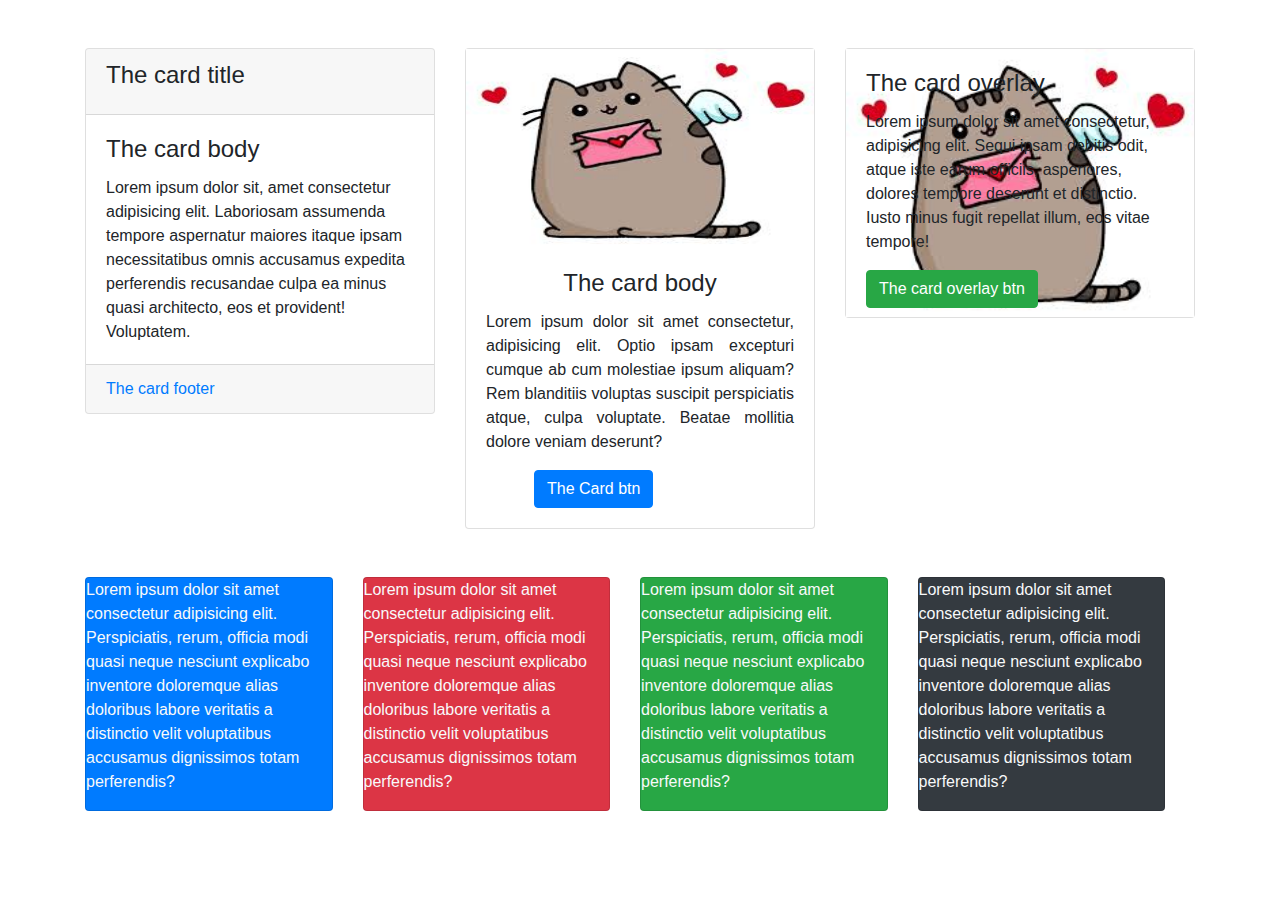
<file: index.html>
<!DOCTYPE html>
<html lang="en">
<head>
    <meta charset="UTF-8">
    <meta name="viewport" content="width=device-width, initial-scale=1.0">
    <title>Document</title>
    <link rel="stylesheet" href="css/bootstrap.css">

</head>
<body>

<div class="container">
    <div class="row my-5">
        <div class="col-md-4">
            <div class="card">
                <div class="card-header">
                    <h4 class="card-title">The card title</h4>
                </div>
                <div class="card-body">
                    <h4 class="card-title"> The card body</h4>
                    <p class="card-text">
                        Lorem ipsum dolor sit, amet consectetur adipisicing elit. 
                        Laboriosam assumenda tempore aspernatur maiores itaque ipsam necessitatibus omnis
                         accusamus expedita perferendis recusandae culpa ea minus quasi architecto,
                         eos et provident! Voluptatem.
                    </p>
                </div>
                <div class="card-footer">
                    <a href="#" class="card-link">The card footer</a>
                </div>
            </div>
        </div>
        <div class="col-md-4">
            <div class="card">
                <img src="rasmlar/1.jfif" height="200" alt="">
                <div class="card-body">
                    <h4 class="card-title text-center">The card body</h4>
                    <p class="card-text text-justify">
                        Lorem ipsum dolor sit amet consectetur, adipisicing elit.
                         Optio ipsam excepturi cumque ab cum molestiae ipsum aliquam?
                          Rem blanditiis voluptas suscipit perspiciatis atque, 
                        culpa voluptate. Beatae mollitia dolore veniam deserunt?
                    </p>
                    <a href="#" class="btn btn-primary ml-5">The Card btn</a>
                </div>
            </div>
        </div>
        <div class="col-md-4">
            <div class="card">
                <img src="rasmlar/1.jfif" alt="">
                <div class="card-img-overlay">
                    <h4 class="card-title">The card overlay</h4>
                    <p class="card-text">
                        Lorem ipsum dolor sit amet consectetur, adipisicing elit. Sequi ipsam debitis odit, 
                        atque iste earum officiis, asperiores, dolores tempore deserunt et distinctio.
                         Iusto minus fugit repellat illum, eos vitae tempore!
                    </p>
                    <a href="#" class="btn btn-success">The card overlay btn</a>
                </div>
            </div>
        </div>
    </div>
    <div class="row my-5">
        <div class="col-md-12 card-deck">
            <div class="card bg-primary text-light">
                <p>
                    Lorem ipsum dolor sit amet consectetur adipisicing elit. Perspiciatis,
                     rerum, officia modi quasi neque nesciunt explicabo inventore doloremque
                      alias doloribus labore veritatis a distinctio velit
                     voluptatibus accusamus dignissimos totam perferendis?
                </p>
            </div>
            <div class="card bg-danger text-light">
                <p>
                    Lorem ipsum dolor sit amet consectetur adipisicing elit. Perspiciatis,
                     rerum, officia modi quasi neque nesciunt explicabo inventore doloremque
                      alias doloribus labore veritatis a distinctio velit
                     voluptatibus accusamus dignissimos totam perferendis?
                </p>
            </div>
            <div class="card bg-success text-light">
                <p>
                    Lorem ipsum dolor sit amet consectetur adipisicing elit. Perspiciatis,
                     rerum, officia modi quasi neque nesciunt explicabo inventore doloremque
                      alias doloribus labore veritatis a distinctio velit
                     voluptatibus accusamus dignissimos totam perferendis?
                </p>
            </div>
            <div class="card bg-dark text-light">
                <p>
                    Lorem ipsum dolor sit amet consectetur adipisicing elit. Perspiciatis,
                     rerum, officia modi quasi neque nesciunt explicabo inventore doloremque
                      alias doloribus labore veritatis a distinctio velit
                     voluptatibus accusamus dignissimos totam perferendis?
                </p>
            </div>
        </div>
    </div>
</div>

<script src="js/jQuery.min.js"></script>
<script src="js/src/popover.js"></script>
<script src="js/bootstrap.js"></script> 
</body>
</html>
</file>
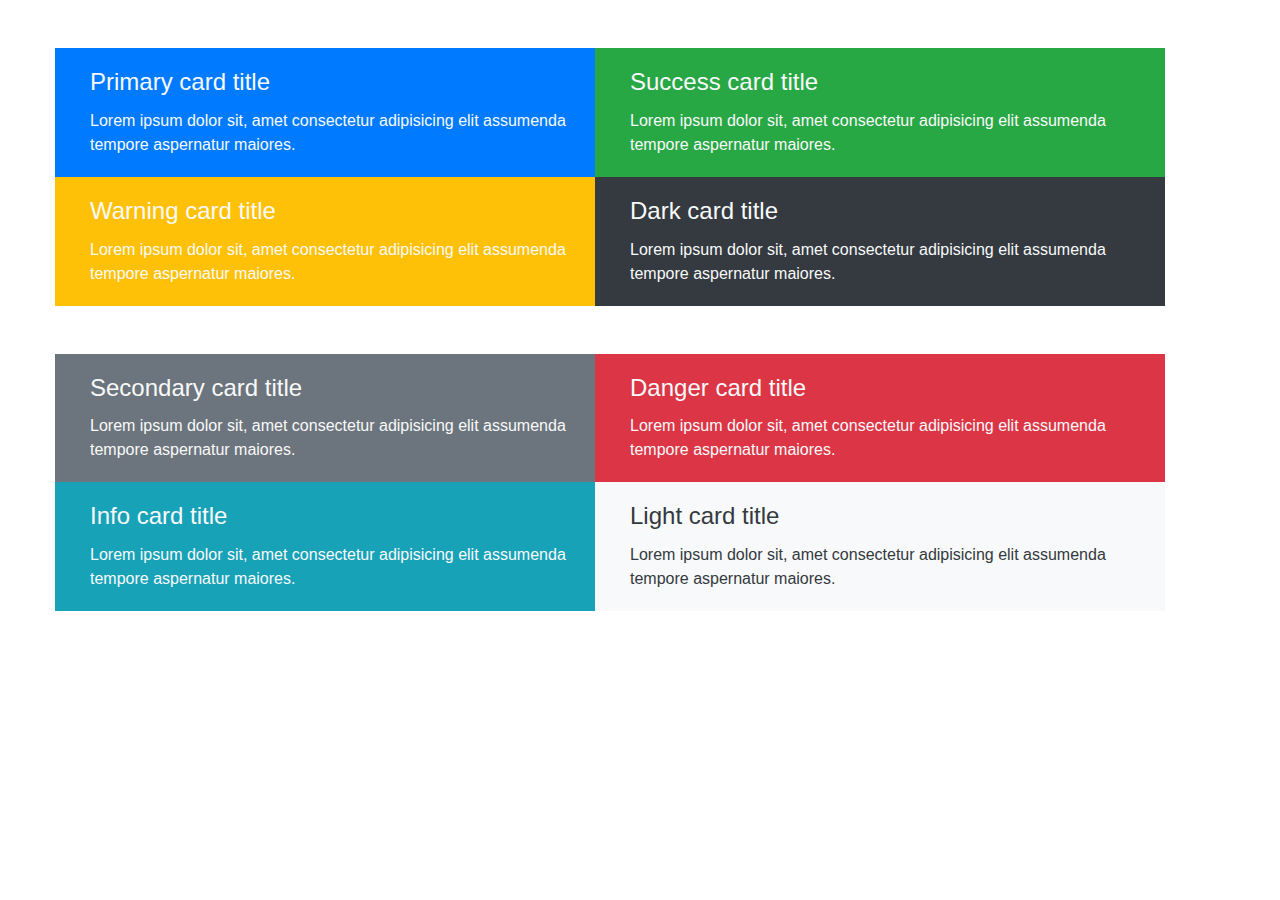
<file: index1.html>
<!DOCTYPE html>
<html lang="en">
<head>
    <meta charset="UTF-8">
    <meta name="viewport" content="width=device-width, initial-scale=1.0">
    <title>Document</title>
    <link rel="stylesheet" href="css/bootstrap.css">
</head>
<body>

<div class="container">
    <div class="row my-5">
        <div class="col-md-6 bg-primary text-light card-deck">
            <div class="card-body">
                <h4 class="card-title">Primary card title</h4>
                <p class="card-text">
                    Lorem ipsum dolor sit, amet consectetur adipisicing 
                    elit assumenda tempore aspernatur maiores. 
                </p>
            </div>
        </div>
        <div class="col-md-6 bg-success text-light card-deck">
            <div class="card-body">
                <h4 class="card-title">Success card title</h4>
                <p class="card-text">
                    Lorem ipsum dolor sit, amet consectetur adipisicing 
                    elit assumenda tempore aspernatur maiores. 
                </p>
            </div>
        </div>
        <div class="col-md-6 bg-warning text-light card-deck">
            <div class="card-body">
                <h4 class="card-title">Warning card title</h4>
                <p class="card-text">
                    Lorem ipsum dolor sit, amet consectetur adipisicing 
                    elit assumenda tempore aspernatur maiores. 
                </p>
            </div>
        </div>
        <div class="col-md-6 bg-dark text-light card-deck">
            <div class="card-body">
                <h4 class="card-title">Dark card title</h4>
                <p class="card-text">
                    Lorem ipsum dolor sit, amet consectetur adipisicing 
                    elit assumenda tempore aspernatur maiores. 
                </p>
            </div>
        </div>
    </div>
    <div class="row my-5">
        <div class="col-md-6 bg-secondary text-light card-deck">
            <div class="card-body">
                <h4 class="card-title">Secondary card title</h4>
                <p class="card-text">
                    Lorem ipsum dolor sit, amet consectetur adipisicing 
                    elit assumenda tempore aspernatur maiores. 
                </p>
            </div>
        </div>
        <div class="col-md-6 bg-danger text-light card-deck">
            <div class="card-body">
                <h4 class="card-title">Danger card title</h4>
                <p class="card-text">
                    Lorem ipsum dolor sit, amet consectetur adipisicing 
                    elit assumenda tempore aspernatur maiores. 
                </p>
            </div>
        </div>
        <div class="col-md-6 bg-info text-light card-deck">
            <div class="card-body">
                <h4 class="card-title">Info card title</h4>
                <p class="card-text">
                    Lorem ipsum dolor sit, amet consectetur adipisicing 
                    elit assumenda tempore aspernatur maiores. 
                </p>
            </div>
        </div>
        <div class="col-md-6 bg-light text-dark card-deck">
            <div class="card-body">
                <h4 class="card-title">Light card title</h4>
                <p class="card-text">
                    Lorem ipsum dolor sit, amet consectetur adipisicing 
                    elit assumenda tempore aspernatur maiores. 
                </p>
            </div>
        </div>
    </div>
</div>

<script src="js/jQuery.min.js"></script>
<script src="js/src/popover.js"></script>
<script src="js/bootstrap.js"></script> 
</body>
</html>
</file>
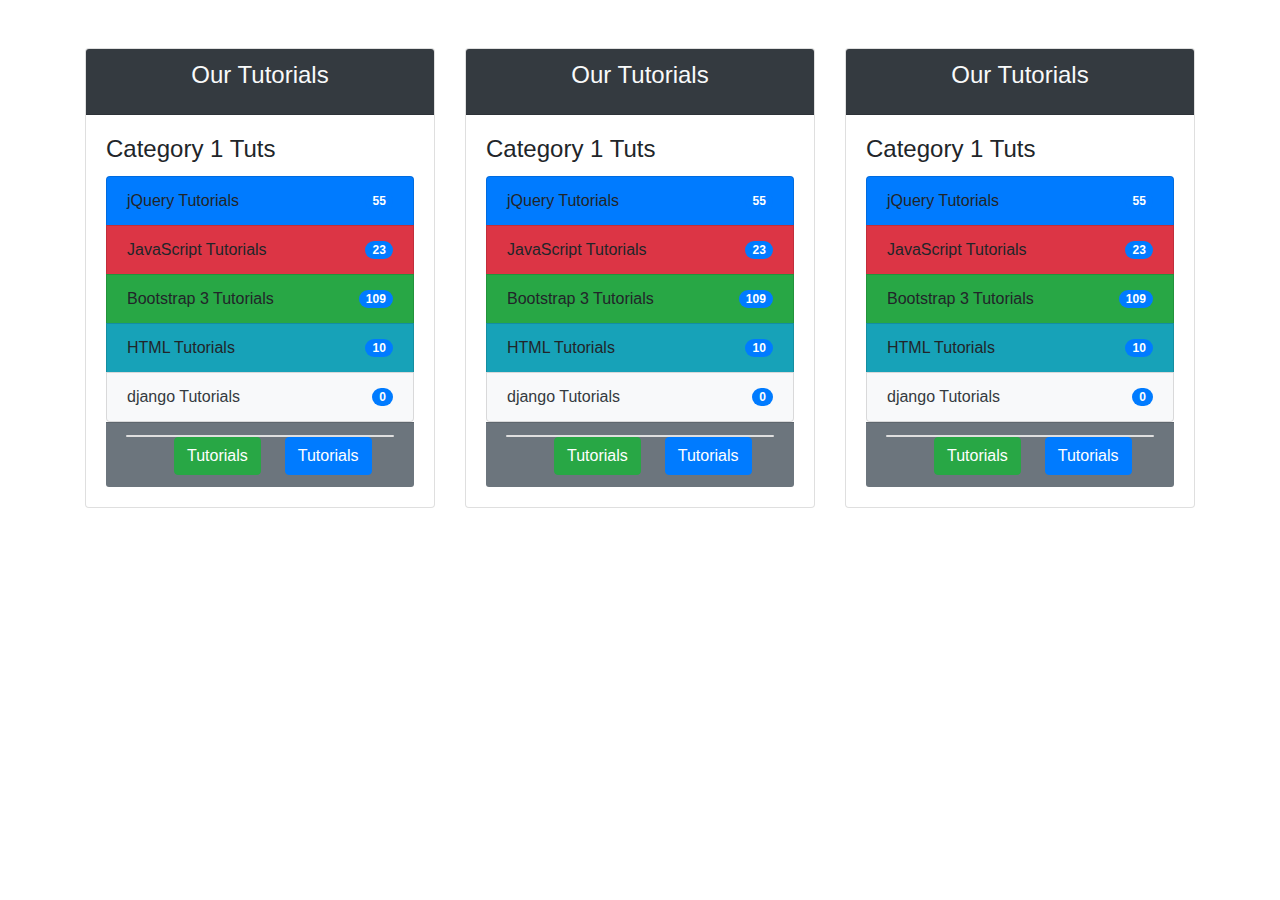
<file: index2.html>
<!DOCTYPE html>
<html lang="en">
<head>
    <meta charset="UTF-8">
    <meta name="viewport" content="width=device-width, initial-scale=1.0">
    <title>Document</title>
    <link rel="stylesheet" href="css/bootstrap.css">
</head>
<body>

<div class="container">
    <div class="row my-5">
        <div class="col-md-4">
            <div class="card">
                <div class="card-header bg-dark text-light text-center">
                    <h4 class="card-title">Our Tutorials</h4>
                </div>
                <div class="card-body">
                    <h4 class="card-title"> Category 1 Tuts</h4>
                    <ul class="list-group">
                        <li class="list-group-item d-flex justify-content-between bg-primary align-items-center">
                            jQuery Tutorials <span class="badge badge-primary badge-pill">55</span>
                        </li>
                        <li class="list-group-item d-flex justify-content-between bg-danger align-items-center">
                            JavaScript Tutorials <span class="badge badge-primary badge-pill">23</span>
                        </li>
                        <li class="list-group-item d-flex justify-content-between bg-success align-items-center">
                            Bootstrap 3 Tutorials <span class="badge badge-primary badge-pill">109</span>
                        </li>
                        <li class="list-group-item d-flex justify-content-between bg-info align-items-center">
                            HTML Tutorials <span class="badge badge-primary badge-pill">10</span>
                        </li>
                        <li class="list-group-item d-flex justify-content-between bg-light text-dark align-items-center">
                            django Tutorials <span class="badge badge-primary badge-pill">0</span>
                        </li>
                    </ul>
                    <div class="card-footer bg-secondary">
                        <a href="#" class="card"><a href="#" class="btn btn-success ml-5">Tutorials</a><a href="#" class="btn btn-primary ml-4">Tutorials</a></a>
                    </div>
                </div>
            </div>
        </div>
        <div class="col-md-4">
            <div class="card">
                <div class="card-header bg-dark text-light text-center">
                    <h4 class="card-title">Our Tutorials</h4>
                </div>
                <div class="card-body">
                    <h4 class="card-title"> Category 1 Tuts</h4>
                    <ul class="list-group">
                        <li class="list-group-item d-flex justify-content-between bg-primary align-items-center">
                            jQuery Tutorials <span class="badge badge-primary badge-pill">55</span>
                        </li>
                        <li class="list-group-item d-flex justify-content-between bg-danger align-items-center">
                            JavaScript Tutorials <span class="badge badge-primary badge-pill">23</span>
                        </li>
                        <li class="list-group-item d-flex justify-content-between bg-success align-items-center">
                            Bootstrap 3 Tutorials <span class="badge badge-primary badge-pill">109</span>
                        </li>
                        <li class="list-group-item d-flex justify-content-between bg-info align-items-center">
                            HTML Tutorials <span class="badge badge-primary badge-pill">10</span>
                        </li>
                        <li class="list-group-item d-flex justify-content-between bg-light text-dark align-items-center">
                            django Tutorials <span class="badge badge-primary badge-pill">0</span>
                        </li>
                    </ul>
                    <div class="card-footer bg-secondary">
                        <a href="#" class="card"><a href="#" class="btn btn-success ml-5">Tutorials</a><a href="#" class="btn btn-primary ml-4">Tutorials</a></a>
                    </div>
                </div>
            </div>
        </div>
        <div class="col-md-4">
            <div class="card">
                <div class="card-header bg-dark text-light text-center">
                    <h4 class="card-title">Our Tutorials</h4>
                </div>
                <div class="card-body">
                    <h4 class="card-title"> Category 1 Tuts</h4>
                    <ul class="list-group">
                        <li class="list-group-item d-flex justify-content-between bg-primary align-items-center">
                            jQuery Tutorials <span class="badge badge-primary badge-pill">55</span>
                        </li>
                        <li class="list-group-item d-flex justify-content-between bg-danger align-items-center">
                            JavaScript Tutorials <span class="badge badge-primary badge-pill">23</span>
                        </li>
                        <li class="list-group-item d-flex justify-content-between bg-success align-items-center">
                            Bootstrap 3 Tutorials <span class="badge badge-primary badge-pill">109</span>
                        </li>
                        <li class="list-group-item d-flex justify-content-between bg-info align-items-center">
                            HTML Tutorials <span class="badge badge-primary badge-pill">10</span>
                        </li>
                        <li class="list-group-item d-flex justify-content-between bg-light text-dark align-items-center">
                            django Tutorials <span class="badge badge-primary badge-pill">0</span>
                        </li>
                    </ul>
                    <div class="card-footer bg-secondary">
                        <a href="#" class="card"><a href="#" class="btn btn-success ml-5">Tutorials</a><a href="#" class="btn btn-primary ml-4">Tutorials</a></a>
                    </div>
                </div>
            </div>
        </div>
    </div>
</div>

<script src="js/jQuery.min.js"></script>
<script src="js/src/popover.js"></script>
<script src="js/bootstrap.js"></script> 
</body>
</html>
</file>
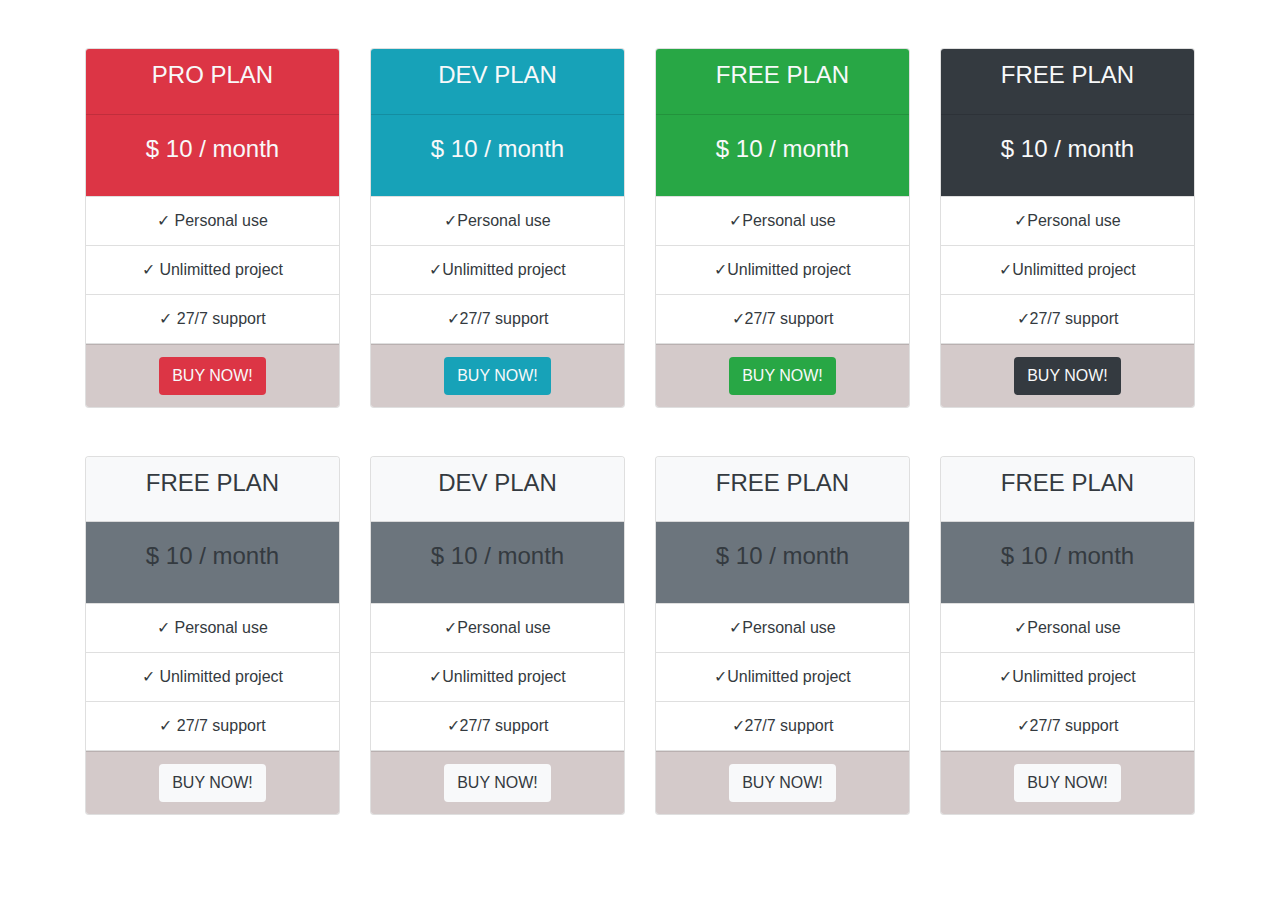
<file: index3.html>
<!DOCTYPE html>
<html lang="en">
<head>
    <meta charset="UTF-8">
    <meta name="viewport" content="width=device-width, initial-scale=1.0">
    <title>Document</title>
    <link rel="stylesheet" href="css/bootstrap.css">
    <link rel="stylesheet" href="css/main.css">
</head>
<body>

<div class="container">
    <div class="row my-5 a">
        <div class="col-md-3">
            <div class="card">
                <div class="card-header bg-danger text-light">
                    <h4 class="card-title">PRO PLAN</h4>
                </div>
                <div class="card-body bg-danger text-light">
                    <h4 class="card-title">$ 10 / month</h4>
                </div>
                    <ul class="list-group list-group-flush">
                        <li class="list-group-item "><a href="#" class="text-dark"><span>&#10003;</span> Personal use</a></li>
                        <li class="list-group-item "><a href="#"class="text-dark"><span>&#10003;</span> Unlimitted project</a></li>
                        <li class="list-group-item "><a href="#"class="text-dark"><span>&#10003;</span> 27/7 support</a></li>
                    </ul>
                <div class="card-footer b">
                    <button type="button" class="btn bg-danger text-light">BUY NOW!</button>
                </div>
        </div>
    </div>
    <div class="col-md-3">
        <div class="card">
            <div class="card-header bg-info text-light">
                <h4 class="card-title">DEV PLAN</h4>
            </div>
            <div class="card-body bg-info text-light">
                <h4 class="card-title">$ 10 / month</h4>
            </div>
                <ul class="list-group list-group-flush">
                    <li class="list-group-item "><a href="#"class="text-dark"><span>&#10003;</span>Personal use</a></li>
                    <li class="list-group-item "><a href="#" class="text-dark"><span>&#10003;</span>Unlimitted project</a></li>
                    <li class="list-group-item "><a href="#" class="text-dark"><span>&#10003;</span>27/7 support</a></li>
                </ul>
            <div class="card-footer b">
                <button type="button" class="btn bg-info text-light">BUY NOW!</button>
            </div>
    </div>
</div>
<div class="col-md-3">
    <div class="card">
        <div class="card-header bg-success text-light">
            <h4 class="card-title">FREE PLAN</h4>
        </div>
        <div class="card-body bg-success text-light">
            <h4 class="card-title">$ 10 / month</h4>
        </div>
            <ul class="list-group list-group-flush">
                <li class="list-group-item "><a href="#"class="text-dark"><span>&#10003;</span>Personal use</a></li>
                <li class="list-group-item "><a href="#" class="text-dark"><span>&#10003;</span>Unlimitted project</a></li>
                <li class="list-group-item "><a href="#" class="text-dark"><span>&#10003;</span>27/7 support</a></li>
            </ul>
        <div class="card-footer b">
            <button type="button" class="btn bg-success text-light">BUY NOW!</button>
        </div>
</div>
</div>
<div class="col-md-3">
    <div class="card">
        <div class="card-header bg-dark text-light">
            <h4 class="card-title">FREE PLAN</h4>
        </div>
        <div class="card-body bg-dark text-light">
            <h4 class="card-title">$ 10 / month</h4>
        </div>
            <ul class="list-group list-group-flush">
                <li class="list-group-item "><a href="#"class="text-dark"><span>&#10003;</span>Personal use</a></li>
                <li class="list-group-item "><a href="#" class="text-dark"><span>&#10003;</span>Unlimitted project</a></li>
                <li class="list-group-item "><a href="#" class="text-dark"><span>&#10003;</span>27/7 support</a></li>
            </ul>
        <div class="card-footer b">
            <button type="button" class="btn bg-dark text-light">BUY NOW!</button>
        </div>
</div>
</div>
</div>
<div class="row my-5 a">
    <div class="col-md-3">
        <div class="card">
            <div class="card-header bg-light text-dark">
                <h4 class="card-title">FREE PLAN</h4>
            </div>
            <div class="card-body bg-secondary text-dark">
                <h4 class="card-title">$ 10 / month</h4>
            </div>
                <ul class="list-group list-group-flush">
                    <li class="list-group-item "><a href="#" class="text-dark"><span>&#10003;</span> Personal use</a></li>
                    <li class="list-group-item "><a href="#"class="text-dark"><span>&#10003;</span> Unlimitted project</a></li>
                    <li class="list-group-item "><a href="#"class="text-dark"><span>&#10003;</span> 27/7 support</a></li>
                </ul>
            <div class="card-footer b">
                <button type="button" class="btn bg-light text-dark">BUY NOW!</button>
            </div>
    </div>
</div>
<div class="col-md-3">
    <div class="card">
        <div class="card-header bg-light text-dark">
            <h4 class="card-title">DEV PLAN</h4>
        </div>
        <div class="card-body bg-secondary text-dark">
            <h4 class="card-title">$ 10 / month</h4>
        </div>
            <ul class="list-group list-group-flush">
                <li class="list-group-item "><a href="#"class="text-dark"><span>&#10003;</span>Personal use</a></li>
                <li class="list-group-item "><a href="#" class="text-dark"><span>&#10003;</span>Unlimitted project</a></li>
                <li class="list-group-item "><a href="#" class="text-dark"><span>&#10003;</span>27/7 support</a></li>
            </ul>
        <div class="card-footer b">
            <button type="button" class="btn bg-light text-dark">BUY NOW!</button>
        </div>
</div>
</div>
<div class="col-md-3">
<div class="card">
    <div class="card-header bg-light text-dark">
        <h4 class="card-title">FREE PLAN</h4>
    </div>
    <div class="card-body bg-secondary text-dark">
        <h4 class="card-title">$ 10 / month</h4>
    </div>
        <ul class="list-group list-group-flush">
            <li class="list-group-item "><a href="#"class="text-dark"><span>&#10003;</span>Personal use</a></li>
            <li class="list-group-item "><a href="#" class="text-dark"><span>&#10003;</span>Unlimitted project</a></li>
            <li class="list-group-item "><a href="#" class="text-dark"><span>&#10003;</span>27/7 support</a></li>
        </ul>
    <div class="card-footer b">
        <button type="button" class="btn bg-light text-dark">BUY NOW!</button>
    </div>
</div>
</div>
<div class="col-md-3">
<div class="card">
    <div class="card-header bg-light text-dark">
        <h4 class="card-title">FREE PLAN</h4>
    </div>
    <div class="card-body bg-secondary text-dark">
        <h4 class="card-title">$ 10 / month</h4>
    </div>
        <ul class="list-group list-group-flush">
            <li class="list-group-item "><a href="#"class="text-dark"><span>&#10003;</span>Personal use</a></li>
            <li class="list-group-item "><a href="#" class="text-dark"><span>&#10003;</span>Unlimitted project</a></li>
            <li class="list-group-item "><a href="#" class="text-dark"><span>&#10003;</span>27/7 support</a></li>
        </ul>
    <div class="card-footer b">
        <button type="button" class="btn bg-light text-dark">BUY NOW!</button>
    </div>
</div>
</div>
</div>

<script src="js/jQuery.min.js"></script>
<script src="js/src/popover.js"></script>
<script src="js/bootstrap.js"></script> 
</body>
</html>
</file>
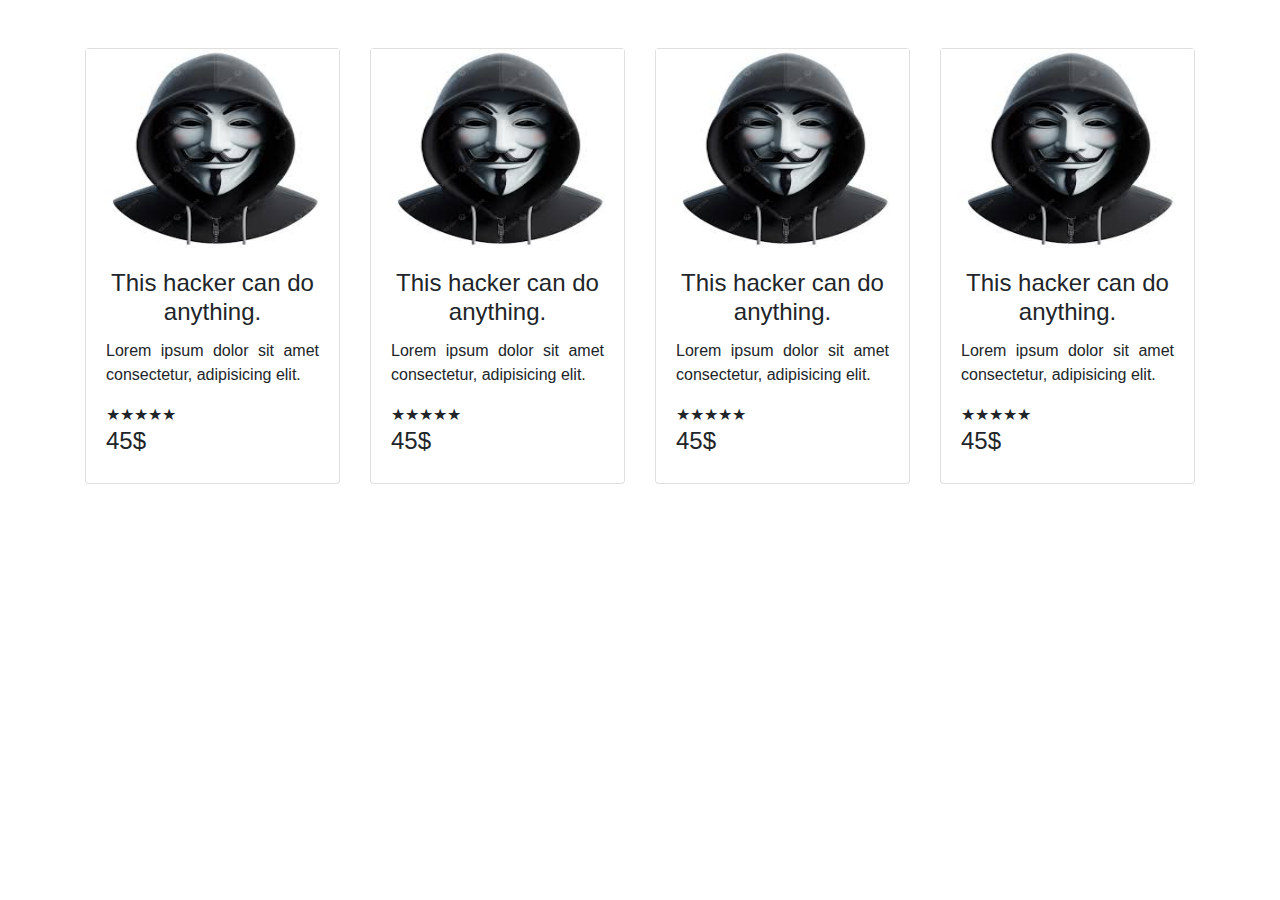
<file: index4.html>
<!DOCTYPE html>
<html lang="en">
<head>
    <meta charset="UTF-8">
    <meta name="viewport" content="width=device-width, initial-scale=1.0">
    <title>Document</title>
    <link rel="stylesheet" href="css/bootstrap.css">
    <link rel="stylesheet" href="">
</head>
<body>

<div class="container">
    <div class="row my-5">
        <div class="col-md-3">
            <div class="card">
                <img src="rasmlar/hacker.jfif" height="200" alt="">
                <div class="card-body">
                    <h4 class="card-title text-center">This hacker can do anything.</h4>
                    <p class="card-text text-justify">
                        Lorem ipsum dolor sit amet consectetur, adipisicing elit.
                    </p>
                    <span>&starf;</span><span>&#x2605;</span><span>&#x2605;</span><span>&#x2605;</span><span>&#x2605;</span>
                    <h4>45$</h4>
                </div>
            </div>
        </div>
        <div class="col-md-3">
            <div class="card">
                <img src="rasmlar/hacker.jfif" height="200" alt="">
                <div class="card-body">
                    <h4 class="card-title text-center">This hacker can do anything.</h4>
                    <p class="card-text text-justify">
                        Lorem ipsum dolor sit amet consectetur, adipisicing elit.
                    </p>
                    <span>&#x2605;</span><span>&#x2605;</span><span>&#x2605;</span><span>&#x2605;</span><span>&#x2605;</span>
                    <h4>45$</h4>
                </div>
            </div>
        </div>
        <div class="col-md-3">
            <div class="card">
                <img src="rasmlar/hacker.jfif" height="200" alt="">
                <div class="card-body">
                    <h4 class="card-title text-center">This hacker can do anything.</h4>
                    <p class="card-text text-justify">
                        Lorem ipsum dolor sit amet consectetur, adipisicing elit.
                    </p>
                    <span>&#x2605;</span><span>&#x2605;</span><span>&#x2605;</span><span>&#x2605;</span><span>&#x2605;</span>
                    <h4>45$</h4>
                </div>
            </div>
        </div>
        <div class="col-md-3">
            <div class="card">
                <img src="rasmlar/hacker.jfif" height="200" alt="">
                <div class="card-body">
                    <h4 class="card-title text-center">This hacker can do anything.</h4>
                    <p class="card-text text-justify">
                        Lorem ipsum dolor sit amet consectetur, adipisicing elit.
                    </p>
                    <span>&#x2605;</span><span>&#x2605;</span><span>&#x2605;</span><span>&#x2605;</span><span>&#x2605;</span>
                    <h4>45$</h4>
                </div>
            </div>
        </div>
    </div>
</div>

<script src="js/jQuery.min.js"></script>
<script src="js/src/popover.js"></script>
<script src="js/bootstrap.js"></script> 
</body>
</html>
</file>
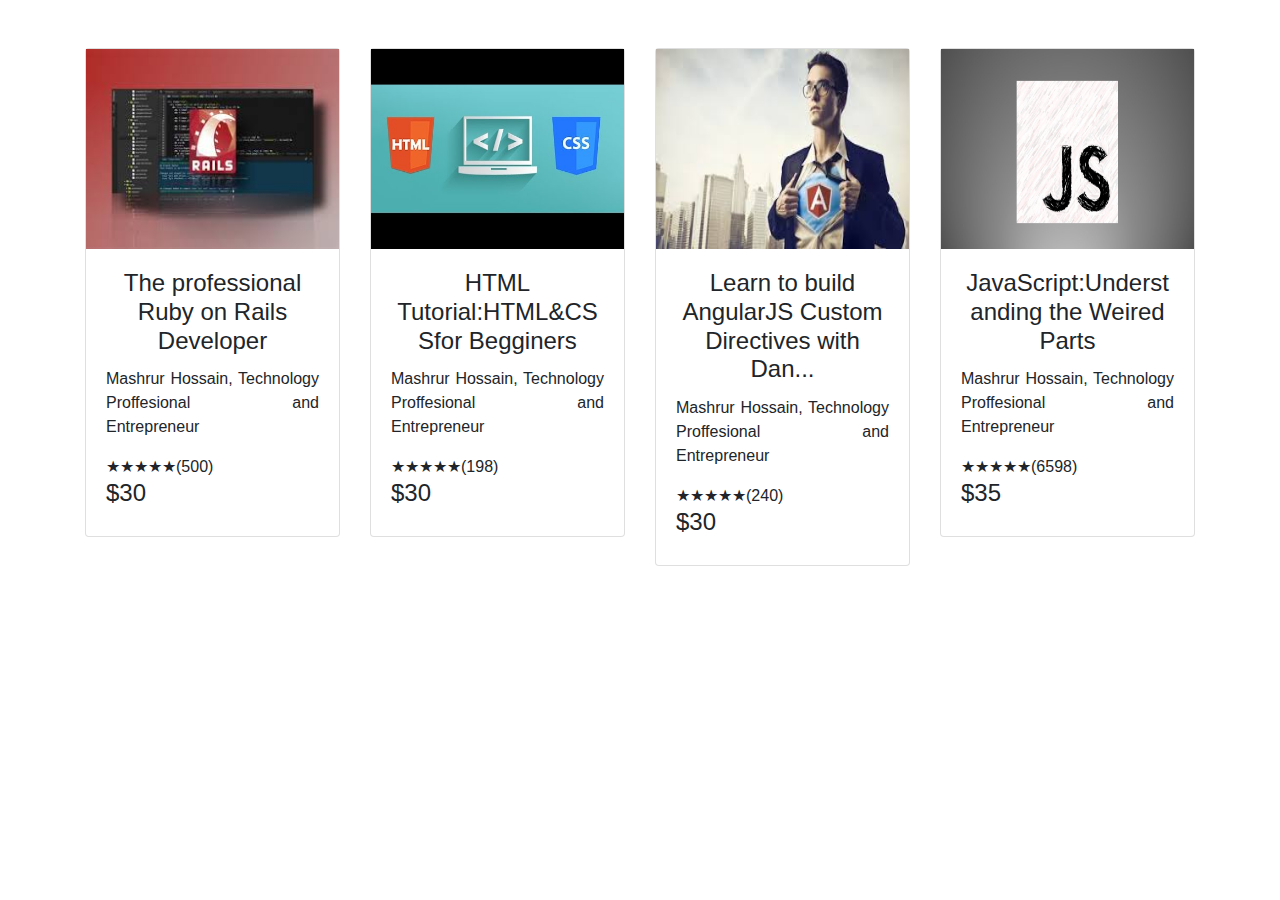
<file: index5.html>
<!DOCTYPE html>
<html lang="en">
<head>
    <meta charset="UTF-8">
    <meta name="viewport" content="width=device-width, initial-scale=1.0">
    <title>Document</title>
    <link rel="stylesheet" href="css/bootstrap.css">
</head>
<body>

<div class="container">
    <div class="row my-5">
        <div class="col-md-3">
            <div class="card">
                <img src="rasmlar/s1.jfif" height="200" alt="">
                <div class="card-body">
                    <h4 class="card-title text-center">The professional Ruby on Rails Developer</h4>
                    <p class="card-text text-justify">
                        Mashrur Hossain, Technology Proffesional and Entrepreneur
                    </p>
                    <span>&starf;</span><span>&#x2605;</span><span>&#x2605;</span><span>&#x2605;</span><span>&#x2605;</span>(500)
                    <h4>$30</h4>
                </div>
            </div>
        </div>
        <div class="col-md-3">
            <div class="card">
                <img src="rasmlar/s2.jpg" height="200" alt="">
                <div class="card-body">
                    <h4 class="card-title text-center">HTML Tutorial:HTML&CSSfor Begginers</h4>
                    <p class="card-text text-justify">
                        Mashrur Hossain, Technology Proffesional and Entrepreneur
                    </p>
                    <span>&starf;</span><span>&#x2605;</span><span>&#x2605;</span><span>&#x2605;</span><span>&#x2605;</span>(198)
                    <h4>$30</h4>
                </div>
            </div>
        </div>
        <div class="col-md-3">
            <div class="card">
                <img src="rasmlar/s3.jfif" height="200" alt="">
                <div class="card-body">
                    <h4 class="card-title text-center">Learn to build AngularJS Custom Directives with Dan...</h4>
                    <p class="card-text text-justify">
                        Mashrur Hossain, Technology Proffesional and Entrepreneur
                    </p>
                    <span>&starf;</span><span>&#x2605;</span><span>&#x2605;</span><span>&#x2605;</span><span>&#x2605;</span>(240)
                    <h4>$30</h4>
                </div>
            </div>
        </div>
        <div class="col-md-3">
            <div class="card">
                <img src="rasmlar/s4.jpg" height="200" alt="">
                <div class="card-body">
                    <h4 class="card-title text-center">JavaScript:Understanding the Weired Parts</h4>
                    <p class="card-text text-justify">
                        Mashrur Hossain, Technology Proffesional and Entrepreneur
                    </p>
                    <span>&starf;</span><span>&#x2605;</span><span>&#x2605;</span><span>&#x2605;</span><span>&#x2605;</span>(6598)
                    <h4>$35</h4>
                </div>
            </div>
        </div>
    </div>
</div>

<script src="js/jQuery.min.js"></script>
<script src="js/src/popover.js"></script>
<script src="js/bootstrap.js"></script> 
</body>
</html>
</file>
<file: css/main.css>
.a{
    text-align: center;
}
.b{
    background-color: rgb(212, 202, 202);
}
</file>
